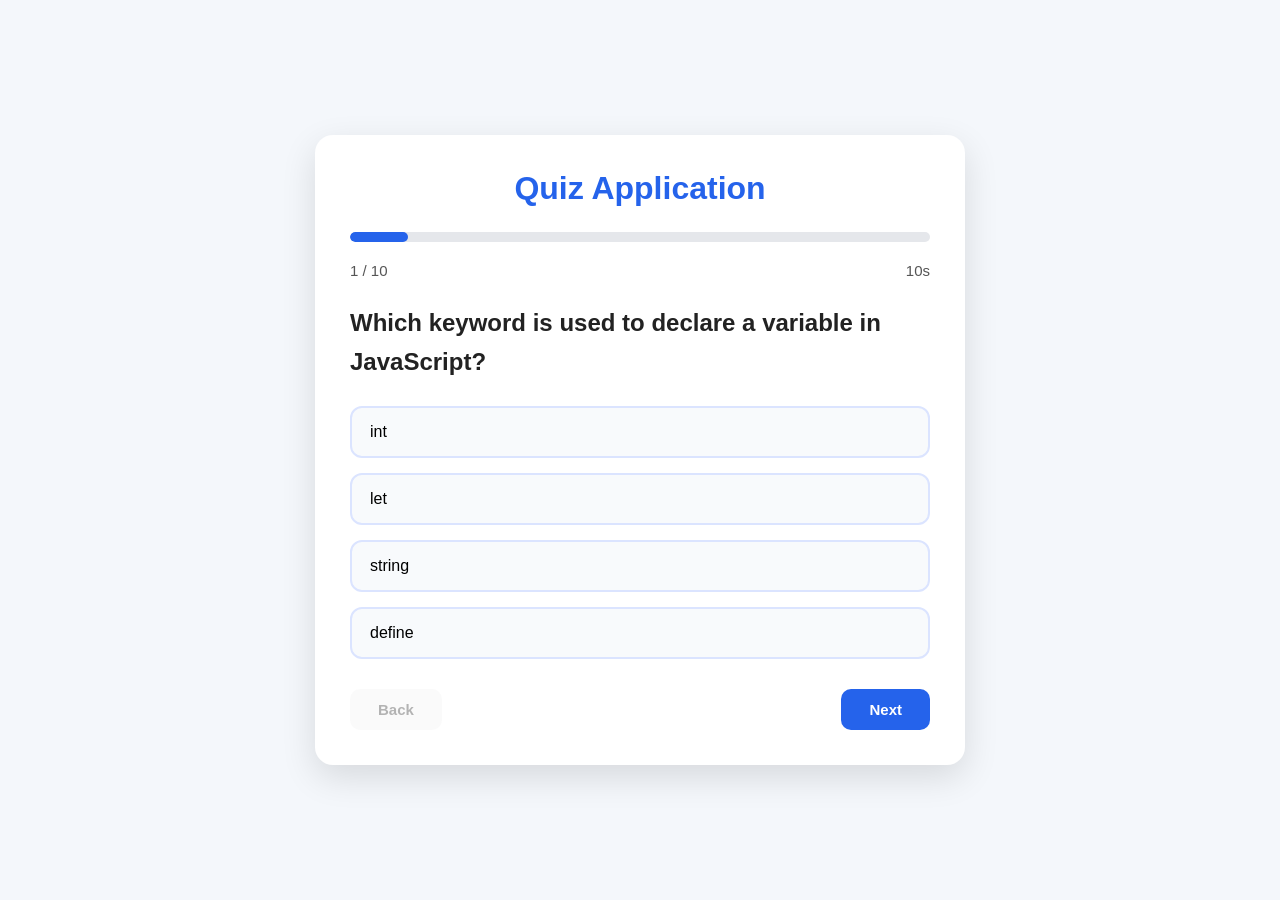
<file: TS/Quizzz/index.html>
<!DOCTYPE html>
<html lang="en">
<head>
    <meta charset="UTF-8">
    <meta name="viewport" content="width=device-width, initial-scale=1.0">
    <title>Quiz Application</title>

    <link rel="stylesheet" href="./style.css">
    <link rel="preconnect" href="https://fonts.google.com">
    <link rel="preconnect" href="https://fonts.gstatic.com" crossorigin>
    <link href="https://fonts.google.com/css2?family=Poppins:wght@300;400;500;600;700&display=swap" rel="stylesheet">
</head>

<body>

<div class="container">

    <div class="quiz-box">

        <h1>Quiz Application</h1>

        <div class="progress-container">
            <div class="progress-bar" id="progressBar"></div>
        </div>

        <div class="question-info">
            <span id="questionNumber">1 / 10</span>
            <span id="timer">10s</span>
        </div>

        <h2 id="question">
            Question goes here...
        </h2>

        <div id="options" class="options"></div>

        <div class="buttons">

            <button id="backBtn" type="button">
                Back
            </button>

            <button id="nextBtn" type="button">
                Next
            </button>

        </div>

    </div>

    <div class="result-box hidden" id="resultBox">

        <h1>Quiz Completed 🎉</h1>

        <h2 id="finalScore"></h2>

        <button id="restartBtn">
            Restart Quiz
        </button>

    </div>

</div>

<script src="./script.js"></script>

</body>
</html>
</file>
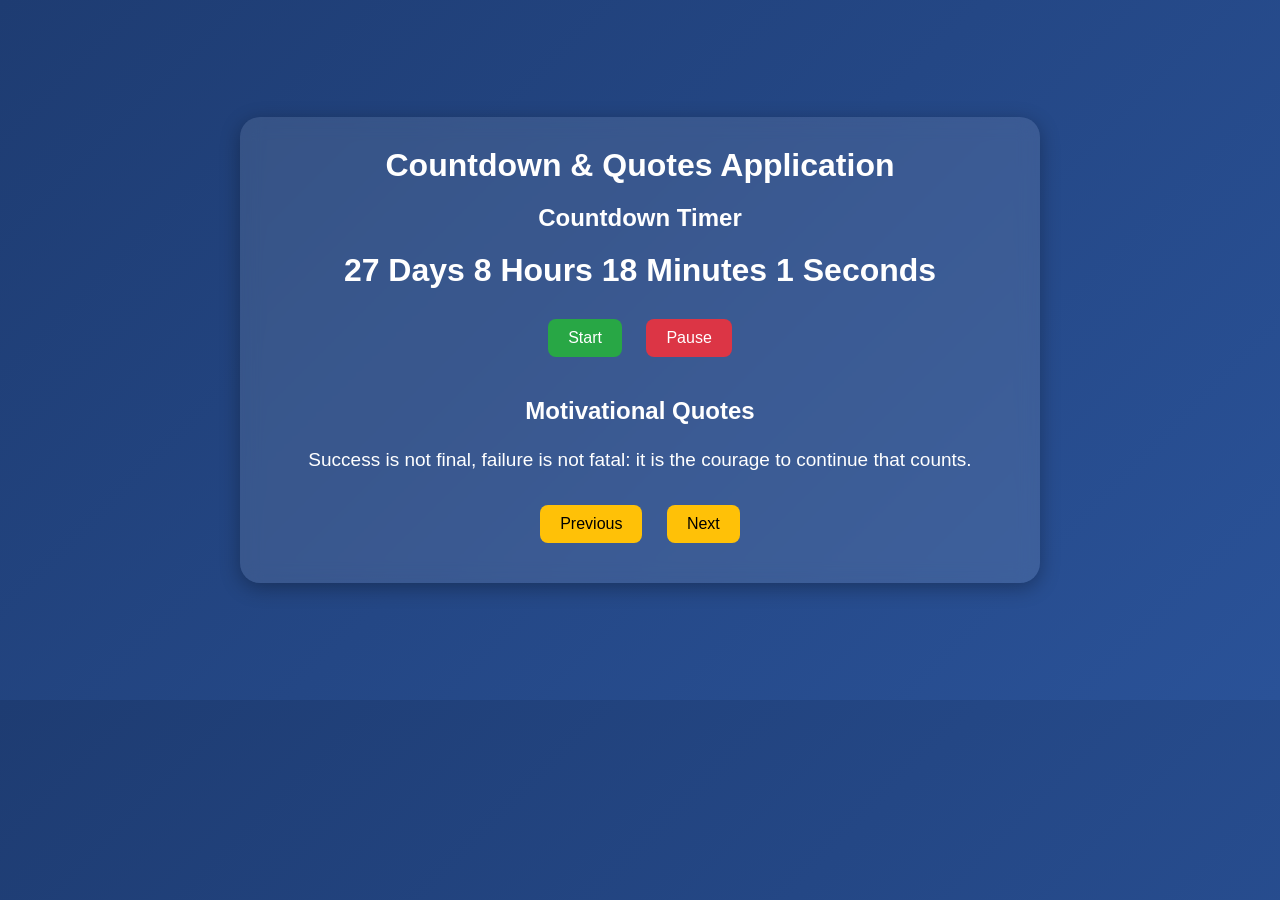
<file: TS/Countdown & Quotes Application(Project)/pr-time.html>
<!DOCTYPE html>
<html lang="en">
<head>
    <meta charset="UTF-8">
    <meta name="viewport" content="width=device-width, initial-scale=1.0">
    <title>Countdown & Quotes Application</title>

    <link rel="stylesheet" href="pr-time.css">
</head>
<body>

    <div class="container">

        <div class="card">

            <h1>Countdown & Quotes Application</h1>

            <h2>Countdown Timer</h2>

            <div id="countdown">Loading...</div>

            <div class="controls">
                <button class="start-btn" id="startBtn">
                    Start
                </button>

                <button class="pause-btn" id="pauseBtn">
                    Pause
                </button>
            </div>

            <div class="quote-box">

                <h2>Motivational Quotes</h2>

                <div id="quote"></div>

                <div class="quote-controls">

                    <button id="prevBtn">
                        Previous
                    </button>

                    <button id="nextBtn">
                        Next
                    </button>

                </div>

            </div>

        </div>

    </div>

    <div class="modal" id="modal">

        <div class="modal-content">

            <span class="close" id="closeModal">
                &times;
            </span>

            <h2>Welcome!</h2>

            <p>
                Welcome to Countdown & Quotes App.
            </p>

        </div>

    </div>

    <script src="pr-time.js"></script>

</body>
</html>
</file>
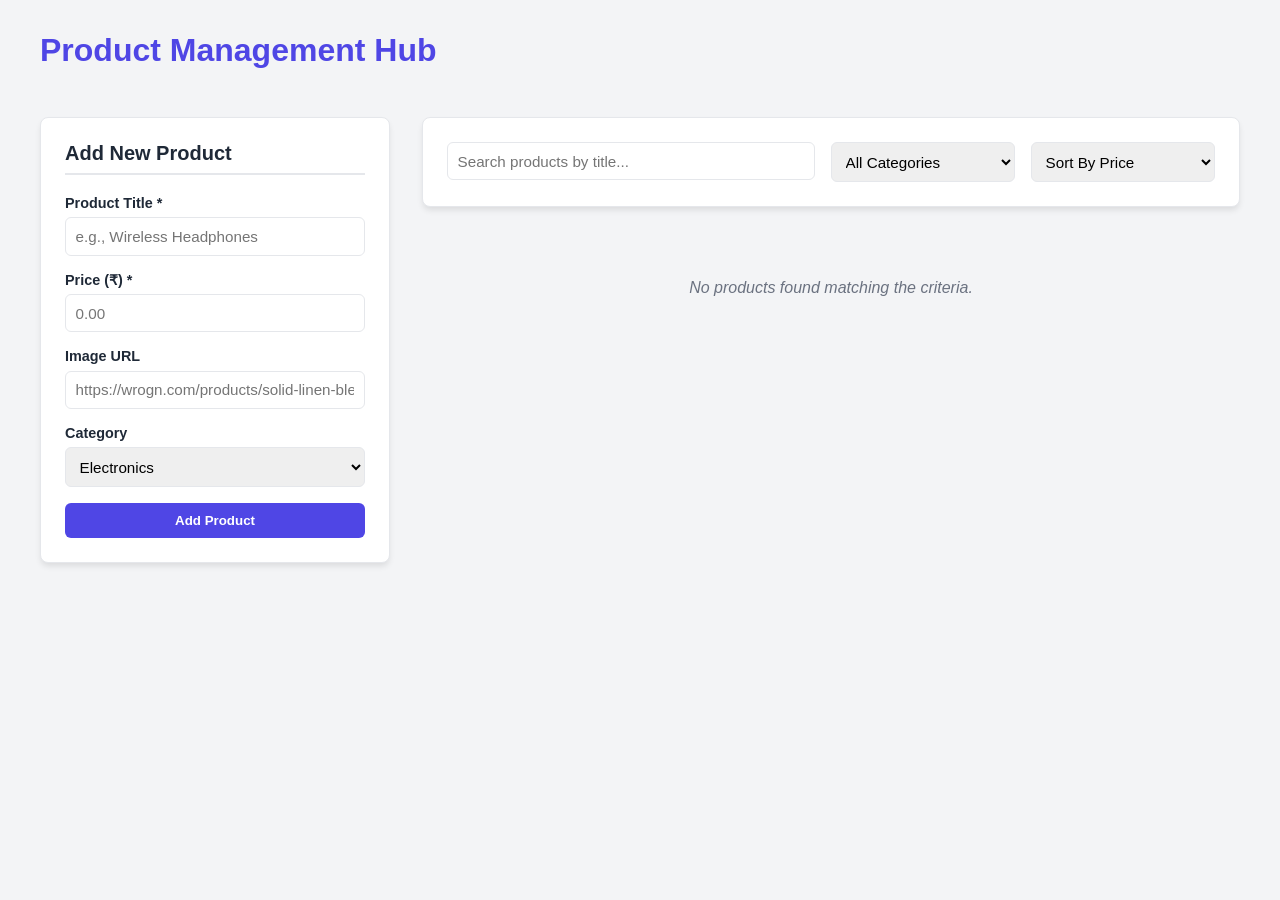
<file: TS/Exam/Crud-Operation.html>
<!DOCTYPE html>
<html lang="en">
<head>
    <meta charset="UTF-8">
    <meta name="viewport" content="width=device-width, initial-scale=1.0">
    <title>Product Management</title>
    <link rel="stylesheet" href="./Crud-Operation.css">
</head>
<body>

    <div class="container">
        <header>
            <h1>Product Management Hub</h1>
        </header>

        <aside class="card">
            <h2 id="form-title">Add New Product</h2>
            <form id="product-form">

                <input type="hidden" id="product-id">
                
                <div class="form-group">
                    <label for="title">Product Title *</label>
                    <input type="text" id="title" placeholder="e.g., Wireless Headphones">
                </div>

                <div class="form-group">
                    <label for="price">Price (₹) *</label>
                    <input type="number" id="price" step="0.01" min="0" placeholder="0.00">
                </div>

                <div class="form-group">
                    <label for="image">Image URL</label>
                    <input type="url" id="image" placeholder="https://wrogn.com/products/solid-linen-blend-shirt">
                </div>

                <div class="form-group">
                    <label for="category">Category</label>
                    <select id="category">
                        <option value="Electronics">Electronics</option>
                        <option value="Clothing">Clothing</option>
                        <option value="Home & Kitchen">Home & Kitchen</option>
                        <option value="Books">Books</option>
                        <option value="Other">Other</option>
                    </select>
                </div>

                <button type="submit" id="submit-btn" class="btn-primary">Add Product</button>
            </form>
        </aside>

        <main>
            <div class="card controls-bar">
                <div>
                    <input type="text" id="search-input" placeholder="Search products by title...">
                </div>
                <div>
                    <select id="filter-category">
                        <option value="all">All Categories</option>
                        <option value="Electronics">Electronics</option>
                        <option value="Clothing">Clothing</option>
                        <option value="Home & Kitchen">Home & Kitchen</option>
                        <option value="Books">Books</option>
                        <option value="Other">Other</option>
                    </select>
                </div>
                <div>
                    <select id="sort-price">
                        <option value="default">Sort By Price</option>
                        <option value="low-to-high">Low to High</option>
                        <option value="high-to-low">High to Low</option>
                    </select>
                </div>
            </div>

            <div class="product-grid" id="product-container">
            </div>
        </main>
    </div>

    <script src="./Crud-Operation.js"></script>
</body>
</html>
</file>
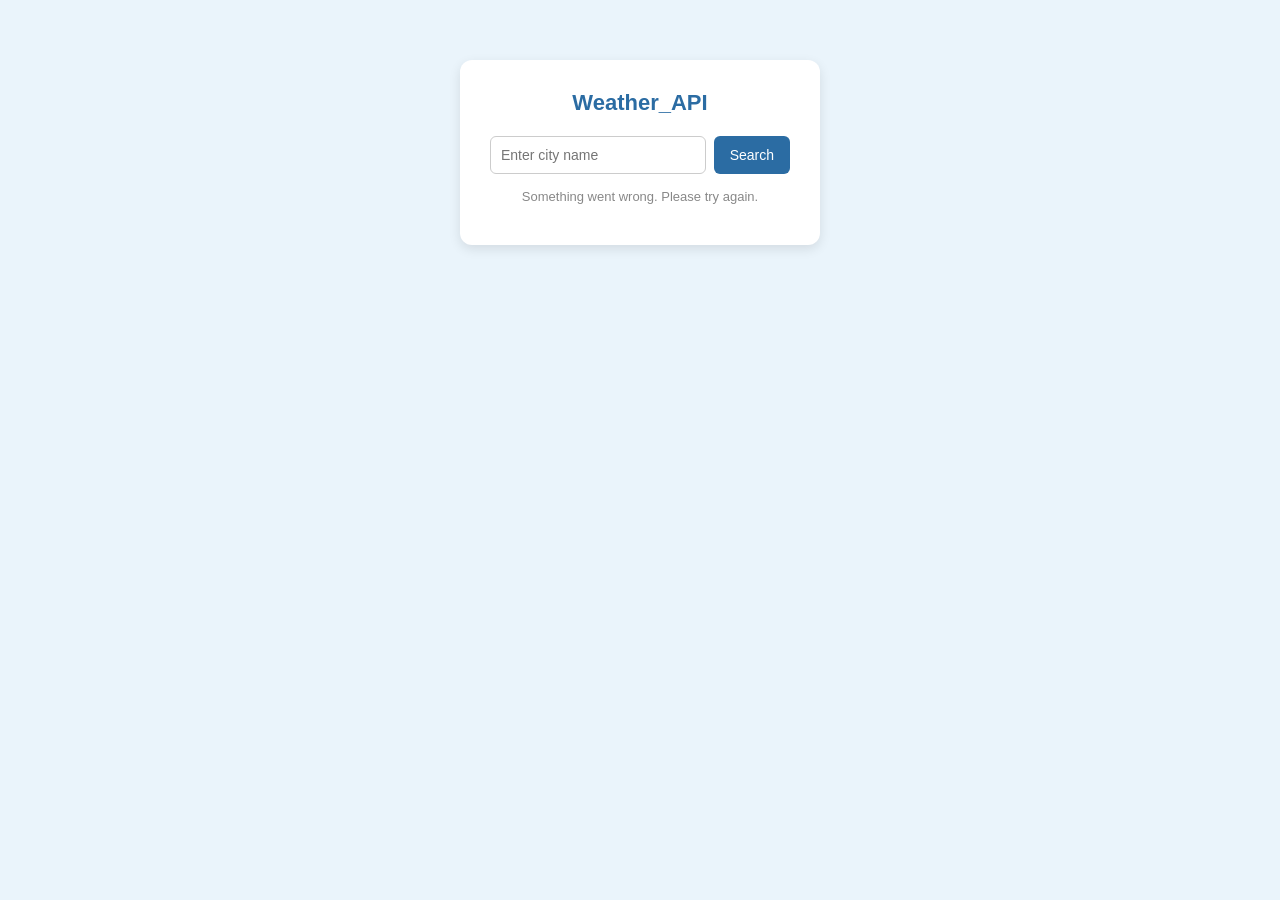
<file: TS/Weather-API/weather.html>
<!DOCTYPE html>
<html lang="en">
<head>
  <meta charset="UTF-8" />
  <meta name="viewport" content="width=device-width, initial-scale=1.0" />
  <title>Weather_API</title>
  <link rel="stylesheet" href="./weather.css" />
</head>
<body>

  <div class="container">
    <h1>Weather_API</h1>

    <div class="search-box">
      <input type="text" id="cityInput" placeholder="Enter city name" />
      <button id="searchBtn">Search</button>
    </div>

    <p id="status"></p>

    <div class="weather-box" id="weatherBox" style="display:none;">
      <h2 id="cityName">--</h2>
      <p id="condition">--</p>
      <h1 id="temp">--°C</h1>
      <p id="feelsLike">Feels like --°C</p>

      <div class="details">
        <div class="detail-item">
          <span>Humidity</span>
          <p id="humidity">--%</p>
        </div>
        
        <div class="detail-item">
          <span>Wind</span>
          <p id="wind">-- km/h</p>
        </div>
      </div>
    </div>
  </div>

  <script src="./weather.js"></script>
</body>
</html>
</file>
<file: TS/Quizzz/style.css>
*{
    margin:0;
    padding:0;
    box-sizing:border-box;
    font-family:'Poppins',sans-serif;
}

body{
    background:#f4f7fb;
    display:flex;
    justify-content:center;
    align-items:center;
    min-height:100vh;
    padding:20px;
}

.container{
    width:100%;
    max-width:650px;
}

.quiz-box,
.result-box{
    background:#fff;
    border-radius:18px;
    padding:35px;
    box-shadow:0 12px 35px rgba(0,0,0,.12);
}

.quiz-box h1,
.result-box h1{
    text-align:center;
    color:#2563eb;
    margin-bottom:25px;
}

.progress-container{
    width:100%;
    height:10px;
    background:#e5e7eb;
    border-radius:50px;
    overflow:hidden;
    margin-bottom:20px;
}

.progress-bar{
    width:10%;
    height:100%;
    background:#2563eb;
    border-radius:50px;
    transition:.4s;
}

.question-info{
    display:flex;
    justify-content:space-between;
    margin-bottom:25px;
    font-size:15px;
    color:#555;
    font-weight:500;
}

#question{
    margin-bottom:25px;
    line-height:1.6;
    color:#222;
}

.options{
    display:flex;
    flex-direction:column;
    gap:15px;
}

.option{
    background:#f8fafc;
    border:2px solid #dbe4ff;
    border-radius:12px;
    padding:15px 18px;
    cursor:pointer;
    transition:.25s;
    font-size:16px;
}

.option:hover{
    background:#2563eb;
    color:#fff;
    border-color:#2563eb;
    transform:translateY(-2px);
}

.option.selected{
    background:#2563eb;
    color:#fff;
    border-color:#2563eb;
}

.buttons{
    display:flex;
    justify-content:space-between;
    margin-top:30px;
}

button{
    padding:12px 28px;
    border:none;
    border-radius:10px;
    cursor:pointer;
    font-size:15px;
    font-weight:600;
    transition:.3s;
}

#prevBtn{
    background:#d1d5db;
    color:#222;
}

#prevBtn:hover{
    background:#bfc5ce;
}

#nextBtn,
#restartBtn{
    background:#2563eb;
    color:#fff;
}

#nextBtn:hover,
#restartBtn:hover{
    background:#1d4ed8;
}

.result-box{
    text-align:center;
}

#finalScore{
    margin:20px 0;
    color:#2563eb;
    font-size:32px;
}

#resultText{
    margin-bottom:30px;
    color:#555;
    line-height:1.6;
}

.hidden{
    display:none;
}

@media(max-width:600px){

    .quiz-box,
    .result-box{
        padding:25px;
    }

    .buttons{
        flex-direction:column;
        gap:15px;
    }

    button{
        width:100%;
    }

    .question-info{
        flex-direction:column;
        gap:8px;
    }

}
</file>
<file: TS/Countdown & Quotes Application(Project)/pr-time.css>
*{
    margin:0;
    padding:0;
    box-sizing:border-box;
    font-family:Arial, Helvetica, sans-serif;
}

body{
    background:linear-gradient(135deg,#1e3c72,#2a5298);
    height:700px;
    display:flex;
    justify-content:center;
    align-items:center;
    color:white;
}

.container{
    width:90%;
    max-width:800px;
}

.card{
    background:rgba(255,255,255,0.1);
    backdrop-filter:blur(10px);
    padding:30px;
    border-radius:20px;
    text-align:center;
    box-shadow:0 5px 20px rgba(0,0,0,0.3);
}

h1{
    margin-bottom:20px;
}

h2{
    margin-top:20px;
}

#countdown{
    font-size:32px;
    font-weight:bold;
    margin:20px 0;
}

.controls button,
.quote-controls button{
    padding:10px 20px;
    margin:10px;
    border:none;
    border-radius:8px;
    cursor:pointer;
    font-size:16px;
    transition:0.3s;
}

.controls button:hover,
.quote-controls button:hover{
    transform:scale(1.05);
}

.start-btn{
    background:#28a745;
    color:white;
}

.pause-btn{
    background:#dc3545;
    color:white;
}

.quote-box{
    margin-top:30px;
}

#quote{
    margin:20px 0;
    min-height:20px;
    font-size:19px;
    line-height:1.6;
}

.quote-controls button{
    background:#ffc107;
    color:black;
}


.modal{
    display:none;
    position:fixed;
    left:0;
    top:0;
    width:100%;
    height:100%;
    background:rgba(0,0,0,0.7);
    justify-content:center;
    align-items:center;
}

.modal-content{
    background:white;
    color:black;
    padding:30px;
    border-radius:15px;
    width:80%;
    max-width:400px;
    text-align:center;
    position:relative;
}

.close{
    position:absolute;
    right:15px;
    top:10px;
    font-size:28px;
    cursor:pointer;
    color:red;
}
</file>
<file: TS/Exam/Crud-Operation.css>
:root {
    --primary: #4f46e5;
    --primary-hover: #4338ca;
    --danger: #ef4444;
    --danger-hover: #dc2626;
    --success: #10b981;
    --text-main: #1f2937;
    --text-muted: #6b7280;
    --bg-body: #f3f4f6;
    --bg-card: #ffffff;
    --border: #e5e7eb;
}

* {
    box-sizing: border-box;
    margin: 0;
    padding: 0;
    font-family: 'Segoe UI', Tahoma,Verdana, sans-serif;
}

body {
    background-color: var(--bg-body);
    color: var(--text-main);
    padding: 2rem;
}

.container {
    max-width: 1200px;
    margin: 0 auto;
    display: grid;
    grid-template-columns: 350px 1fr;
    gap: 2rem;
}

@media (max-width: 900px) {
    .container {
        grid-template-columns: 1fr;
    }
}

header {
    grid-column: 1 / -1;
    margin-bottom: 1rem;
}

h1 {
    font-size: 2rem;
    color: var(--primary);
}

.card {
    background: var(--bg-card);
    padding: 1.5rem;
    border-radius: 8px;
    box-shadow: 0 4px 6px -1px rgba(0, 0, 0, 0.1);
    border: 1px solid var(--border);
    height: fit-content;
}

.card h2 {
    margin-bottom: 1.25rem;
    font-size: 1.25rem;
    border-bottom: 2px solid var(--border);
    padding-bottom: 0.5rem;
}

.form-group {
    margin-bottom: 1rem;
}

label {
    display: block;
    margin-bottom: 0.4rem;
    font-weight: 600;
    font-size: 0.9rem;
}

input, select {
    width: 100%;
    padding: 0.6rem;
    border: 1px solid var(--border);
    border-radius: 6px;
    font-size: 0.95rem;
    outline: none;
    transition: border-color 0.2s;
}

input:focus, select:focus {
    border-color: var(--primary);
}

button {
    cursor: pointer;
    padding: 0.6rem 1.2rem;
    border: none;
    border-radius: 6px;
    font-weight: 600;
    transition: background 0.2s;
}

.btn-primary {
    background-color: var(--primary);
    color: white;
    width: 100%;
}

.btn-primary:hover {
    background-color: var(--primary-hover);
}

.controls-bar {
    display: grid;
    grid-template-columns: 2fr 1fr 1fr;
    gap: 1rem;
    margin-bottom: 1.5rem;
}

@media (max-width: 600px) {
    .controls-bar {
        grid-template-columns: 1fr;
    }
}

.product-grid {
    display: grid;
    grid-template-columns: repeat(auto-fill, minmax(240px, 1fr));
    gap: 1.5rem;
}

.product-card {
    background: var(--bg-card);
    border: 1px solid var(--border);
    border-radius: 8px;
    overflow: hidden;
    display: flex;
    flex-direction: column;
    box-shadow: 0 2px 4px rgba(0,0,0,0.05);
}

.img-container {
    width: 100%;
    height: 180px;
    background-color: #f9fafb;
    display: flex;
    align-items: center;
    justify-content: center;
    overflow: hidden;
    border-bottom: 1px solid var(--border);
}

.product-img {
    max-width: 100%;
    max-height: 100%;
    object-fit: cover;
}

.product-info {
    padding: 1rem;
    display: flex;
    flex-direction: column;
    flex-grow: 1;
}

.product-category {
    font-size: 0.75rem;
    text-transform: uppercase;
    color: var(--primary);
    font-weight: 700;
    margin-bottom: 0.25rem;
}

.product-title {
    font-size: 1.1rem;
    margin-bottom: 0.5rem;
    font-weight: 600;
}

.product-price {
    font-size: 1.25rem;
    font-weight: 700;
    color: var(--text-main);
    margin-top: auto;
    margin-bottom: 1rem;
}

.product-actions {
    display: grid;
    grid-template-columns: 1fr 1fr;
    gap: 0.5rem;
}

.btn-edit {
    background-color: #e0e7ff;
    color: var(--primary);
}
.btn-edit:hover { background-color: #c7d2fe; }

.btn-delete {
    background-color: #fee2e2;
    color: var(--danger);
}
.btn-delete:hover { background-color: #fecaca; }

.no-products {
    grid-column: 1 / -1;
    text-align: center;
    padding: 3rem;
    color: var(--text-muted);
    font-style: italic;
}
</file>
<file: TS/Weather-API/weather.css>
* {
  box-sizing: border-box;
  margin: 0;
  padding: 0;
  font-family: Arial, sans-serif;
}

body {
  background: #eaf4fb;
  min-height: 100vh;
  display: flex;
  justify-content: center;
  align-items: flex-start;
  padding-top: 60px;
}

.container {
  background: #ffffff;
  width: 360px;
  padding: 30px;
  border-radius: 12px;
  box-shadow: 0 4px 12px rgba(0, 0, 0, 0.1);
  text-align: center;
}

h1 {
  font-size: 22px;
  margin-bottom: 20px;
  color: #2b6ca3;
}

.search-box {
  display: flex;
  gap: 8px;
  margin-bottom: 15px;
}

.search-box input {
  flex: 1;
  padding: 10px;
  border: 1px solid #ccc;
  border-radius: 6px;
  font-size: 14px;
}

.search-box button {
  padding: 10px 16px;
  background: #2b6ca3;
  color: white;
  border: none;
  border-radius: 6px;
  cursor: pointer;
  font-size: 14px;
}

.search-box button:hover {
  background: #235682;
}

#status {
  font-size: 13px;
  color: #888;
  margin-bottom: 10px;
  min-height: 16px;
}

.weather-box h2 {
  font-size: 22px;
  color: #333;
}

.weather-box #condition {
  color: #666;
  margin-bottom: 10px;
}

.weather-box h1 {
  font-size: 48px;
  color: #2b6ca3;
  margin: 10px 0;
}

.weather-box #feelsLike {
  color: #888;
  font-size: 14px;
  margin-bottom: 20px;
}

.details {
  display: flex;
  justify-content: space-around;
  border-top: 1px solid #eee;
  padding-top: 15px;
}

.detail-item span {
  font-size: 12px;
  color: #999;
  display: block;
  margin-bottom: 4px;
}

.detail-item p {
  font-size: 16px;
  font-weight: bold;
  color: #333;
}
</file>
